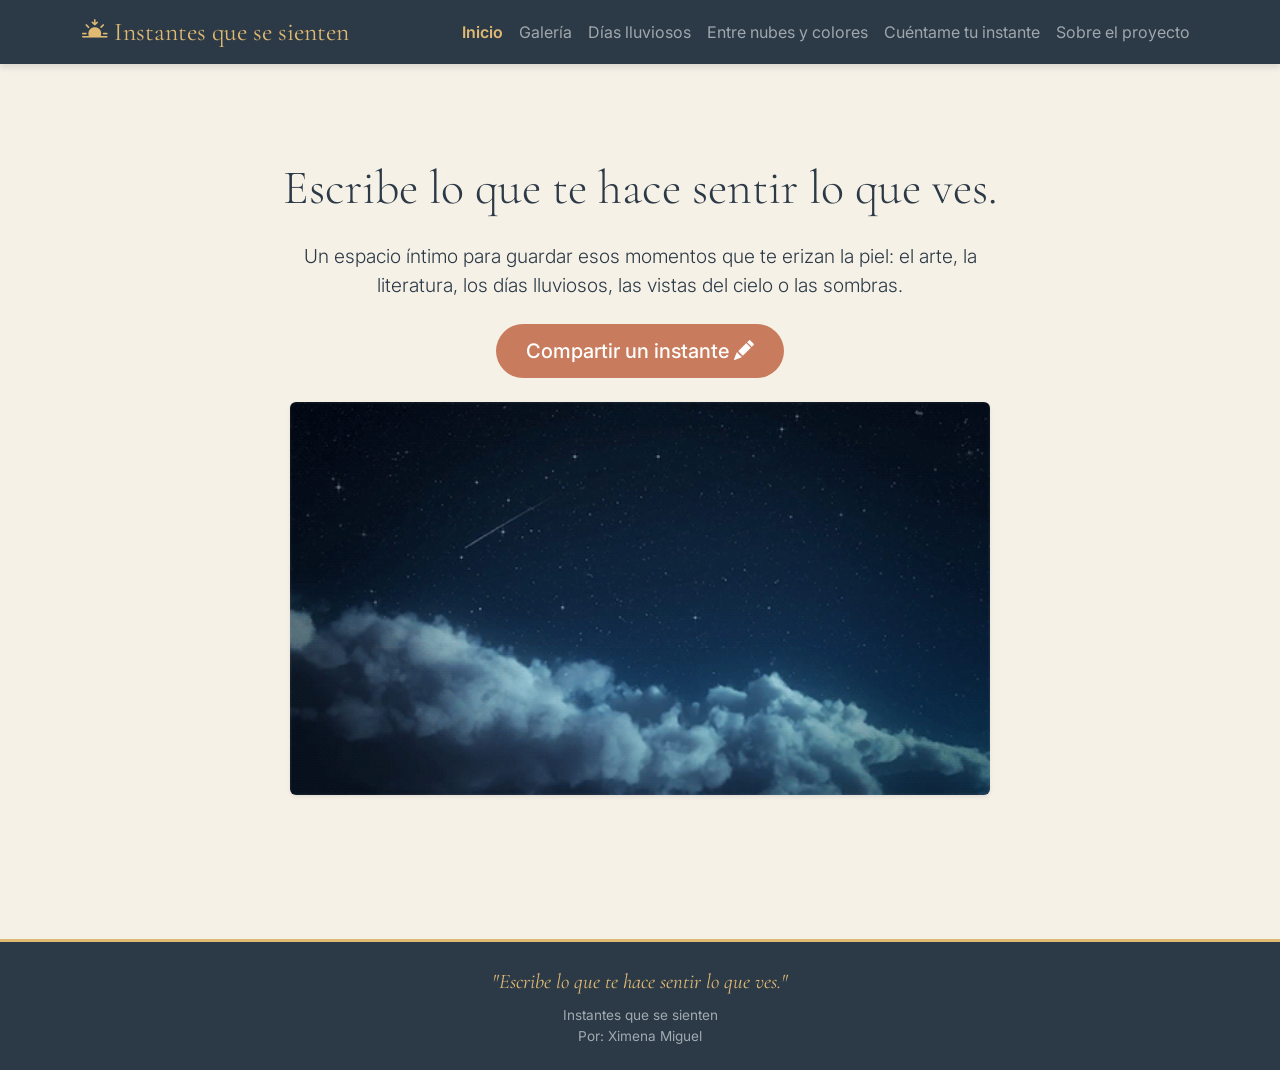
<file: index.html>
<!DOCTYPE html>
<html lang="es">

<head>
    <meta charset="UTF-8">
    <meta name="viewport" content="width=device-width, initial-scale=1.0">
    <title>Instantes que se sienten</title>

    <link href="https://cdn.jsdelivr.net/npm/bootstrap@5.3.8/dist/css/bootstrap.min.css" rel="stylesheet"
        integrity="sha384-sRIl4kxILFvY47J16cr9ZwB07vP4J8+LH7qKQnuqkuIAvNWLzeN8tE5YBujZqJLB" crossorigin="anonymous">

    <link href="https://cdn.jsdelivr.net/npm/bootstrap-icons@1.11.3/font/bootstrap-icons.min.css" rel="stylesheet">

    <link rel="preconnect" href="https://fonts.googleapis.com">
    <link rel="preconnect" href="https://fonts.gstatic.com" crossorigin>
    <link
        href="https://fonts.googleapis.com/css2?family=Cormorant+Garamond:ital,wght@0,400;0,600;0,700;1,400&family=Inter:wght@300;400;500&display=swap"
        rel="stylesheet">
         <link rel="icon" href="img/arte.ico" type="image/png">

    <link rel="stylesheet" href="css/style.css">
</head>

<body>

    <header>
        <nav class="navbar navbar-expand-lg navbar-dark navbar-personalizada">
            <div class="container">

                <a class="navbar-brand marca-sitio" href="index.html">
                    <i class="bi bi-sunset-fill"></i> Instantes que se sienten
                </a>

                <button class="navbar-toggler" type="button" data-bs-toggle="collapse" data-bs-target="#menuPrincipal">
                    <span class="navbar-toggler-icon"></span>
                </button>


                <div class="collapse navbar-collapse" id="menuPrincipal">
                    <ul class="navbar-nav ms-auto mb-2 mb-lg-0">
                        <li class="nav-item"><a class="nav-link active" href="index.html">Inicio</a></li>
                        <li class="nav-item"><a class="nav-link" href="galeria.html">Galería</a></li>
                        <li class="nav-item"><a class="nav-link" href="lluvia.html">Días lluviosos</a></li>
                        <li class="nav-item"><a class="nav-link" href="cielo.html">Entre nubes y colores</a></li>
                        <li class="nav-item"><a class="nav-link" href="cuentame.html">Cuéntame tu instante</a></li>
                        <li class="nav-item"><a class="nav-link" href="sobre.html">Sobre el proyecto</a></li>
                    </ul>
                </div>
            </div>
        </nav>
    </header>

    <main>
        <section class="container text-center my-5 py-5">
            <div class="row justify-content-center">
                <div class="col-md-8">
                    <h1 class="display-4 mb-4 titulo-principal">
                        Escribe lo que te hace sentir lo que ves.
                    </h1>
                    <p class="lead mb-4 texto-principal">
                        Un espacio íntimo para guardar esos momentos que te erizan la piel: el arte, la literatura, los
                        días lluviosos, las vistas del cielo o las sombras.
                    </p>
                    
                    <a href="cuentame.html" class="btn btn-lg btn-terracota">
                        Compartir un instante <i class="bi bi-pencil-fill"></i>
                    </a>
                    <div class="text-center mt-4 mx-auto" style="max-width: 700px;">
                        <img src="img/vistasestrella.gif" alt="Cielo estrellado"
                            class="img-fluid rounded shadow-sm w-100">
                    </div>
                </div>
        </section>
    </main>


    <footer class="footer-personalizado text-center py-4 mt-5">
        <p class="mb-2 lema-footer">"Escribe lo que te hace sentir lo que ves."</p>
        <p class="mb-0 creditos"> Instantes que se sienten <br> Por: Ximena Miguel</p>
    </footer>
    <script src="https://cdn.jsdelivr.net/npm/bootstrap@5.3.8/dist/js/bootstrap.bundle.min.js"
        integrity="sha384-FKyoEForCGlyvwx9Hj09JcYn3nv7wiPVlz7YYwJrWVcXK/BmnVDxM+D2scQbITxI"
        crossorigin="anonymous"></script>
    <script src="js/function.js"></script>

</body>

</html>
</file>
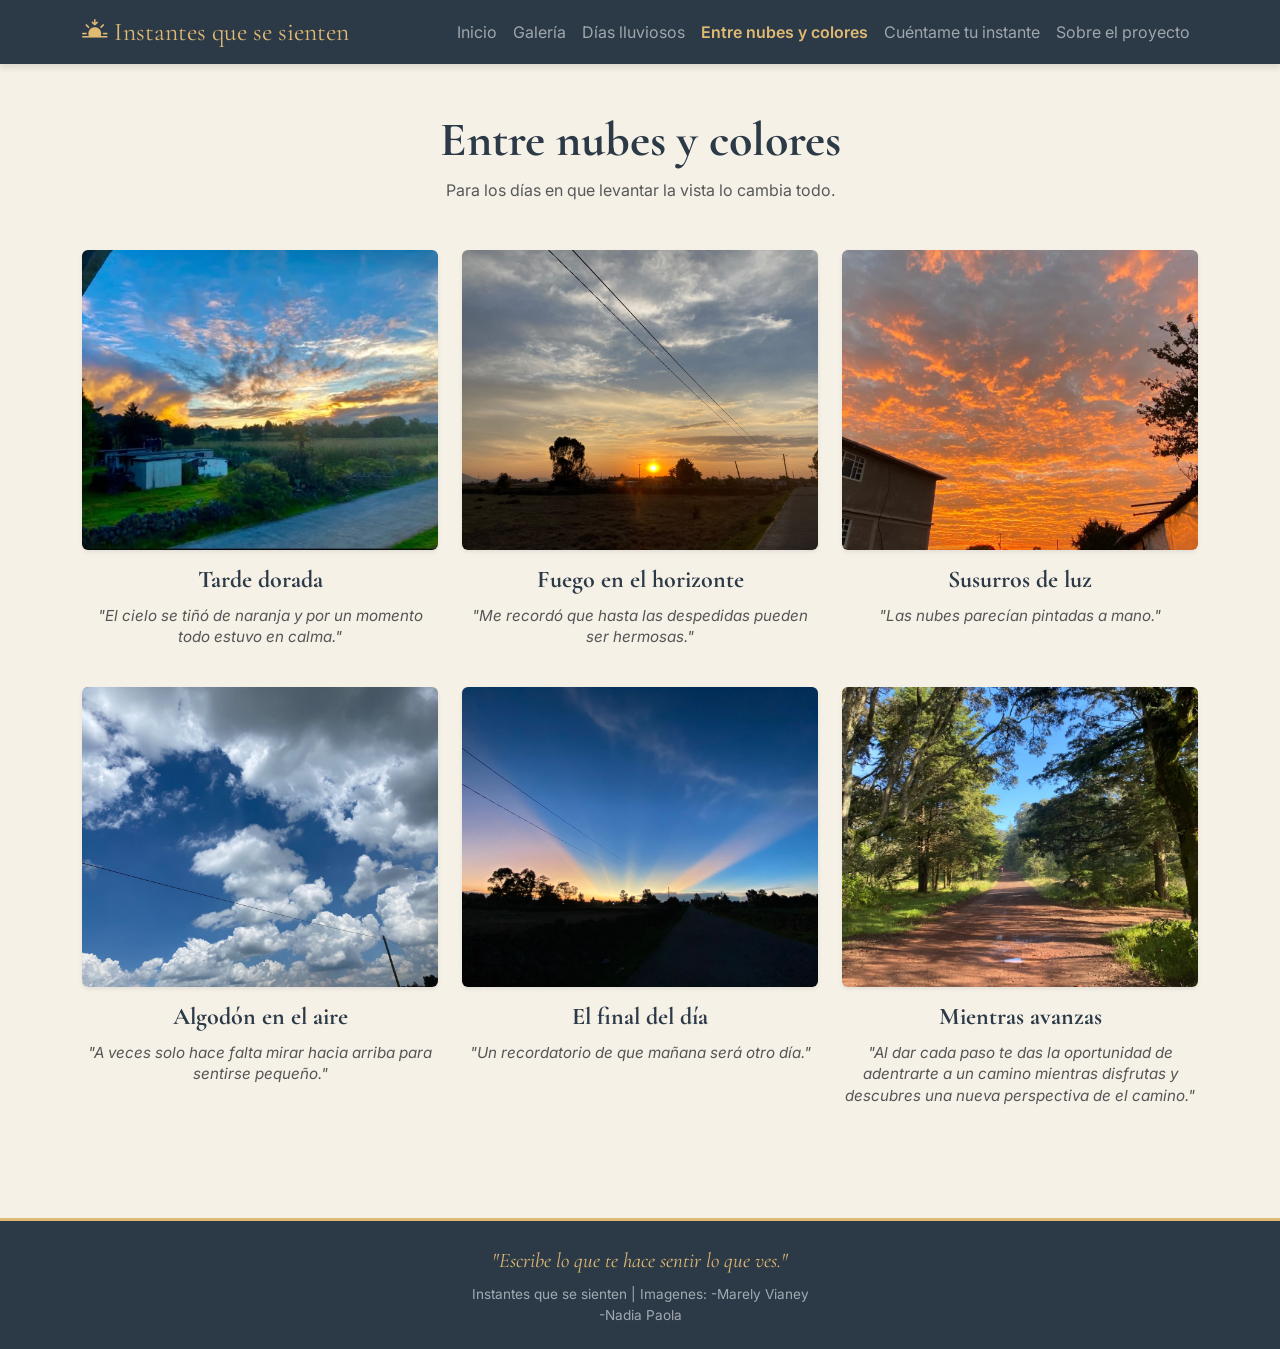
<file: cielo.html>
<!DOCTYPE html>
<html lang="es">
<head>
    <meta charset="UTF-8">
    <meta name="viewport" content="width=device-width, initial-scale=1.0">
    <title>Entre nubes y colores - Instantes que se sienten</title>

    <link href="https://cdn.jsdelivr.net/npm/bootstrap@5.3.8/dist/css/bootstrap.min.css" rel="stylesheet" integrity="sha384-sRIl4kxILFvY47J16cr9ZwB07vP4J8+LH7qKQnuqkuIAvNWLzeN8tE5YBujZqJLB" crossorigin="anonymous">
    <link href="https://cdn.jsdelivr.net/npm/bootstrap-icons@1.11.3/font/bootstrap-icons.min.css" rel="stylesheet">
    <link rel="preconnect" href="https://fonts.googleapis.com">
    <link rel="preconnect" href="https://fonts.gstatic.com" crossorigin>
    <link href="https://fonts.googleapis.com/css2?family=Cormorant+Garamond:ital,wght@0,400;0,600;0,700;1,400&family=Inter:wght@300;400;500&display=swap" rel="stylesheet">
    <link rel="icon" href="img/vistaatarde.ico" type="image/png">

    <link rel="stylesheet" href="css/style.css">
</head>
<body>

    <header>
        <nav class="navbar navbar-expand-lg navbar-dark navbar-personalizada">
            <div class="container">
                <a class="navbar-brand marca-sitio" href="index.html">
                    <i class="bi bi-sunset-fill"></i> Instantes que se sienten
                </a>
                <button class="navbar-toggler" type="button" data-bs-toggle="collapse" data-bs-target="#menuPrincipal">
                    <span class="navbar-toggler-icon"></span>
                </button>
                <div class="collapse navbar-collapse" id="menuPrincipal">
                    <ul class="navbar-nav ms-auto mb-2 mb-lg-0">
                        <li class="nav-item"><a class="nav-link" href="index.html">Inicio</a></li>
                        <li class="nav-item"><a class="nav-link" href="galeria.html">Galería</a></li>
                        <li class="nav-item"><a class="nav-link" href="lluvia.html">Días lluviosos</a></li>
                        <li class="nav-item"><a class="nav-link active" href="cielo.html">Entre nubes y colores</a></li>
                        <li class="nav-item"><a class="nav-link" href="cuentame.html">Cuéntame tu instante</a></li>
                        <li class="nav-item"><a class="nav-link" href="sobre.html">Sobre el proyecto</a></li>
                    </ul>
                </div>
            </div>
        </nav>
    </header>

    <main class="container my-5">
        <div class="text-center mb-5">
            <h2 class="titulo-principal">Entre nubes y colores</h2>
            <p class="text-muted">Para los días en que levantar la vista lo cambia todo.</p>
        </div>

        <div class="row g-4">
            
            <div class="col-md-4">
                <img src="img/atardecer1.webp" class="img-fluid rounded shadow-sm mb-3" alt="Atardecer en el campo">
                <h4 class="text-center titulo-foto">Tarde dorada</h4>
                <p class="text-center texto-foto">
                    <em>"El cielo se tiñó de naranja y por un momento todo estuvo en calma."</em>
                </p>
            </div>

            <div class="col-md-4">
                <img src="img/atardecer2.webp" class="img-fluid rounded shadow-sm mb-3" alt="Atardecer con nubes">
                <h4 class="text-center titulo-foto">Fuego en el horizonte</h4>
                <p class="text-center texto-foto">
                    <em>"Me recordó que hasta las despedidas pueden ser hermosas."</em>
                </p>
            </div>

            <div class="col-md-4">
                <img src="img/atardecernubes.webp" class="img-fluid rounded shadow-sm mb-3" alt="Nubes en el atardecer">
                <h4 class="text-center titulo-foto">Susurros de luz</h4>
                <p class="text-center texto-foto">
                    <em>"Las nubes parecían pintadas a mano."</em>
                </p>
            </div>

            <div class="col-md-4">
                <img src="img/nubes2.webp" class="img-fluid rounded shadow-sm mb-3" alt="Cielo azul con nubes">
                <h4 class="text-center titulo-foto">Algodón en el aire</h4>
                <p class="text-center texto-foto">
                    <em>"A veces solo hace falta mirar hacia arriba para sentirse pequeño."</em>
                </p>
            </div>

            <div class="col-md-4">
                <img src="img/vistaatarde.webp" class="img-fluid rounded shadow-sm mb-3" alt="Vista de un atardecer">
                <h4 class="text-center titulo-foto">El final del día</h4>
                <p class="text-center texto-foto">
                    <em>"Un recordatorio de que mañana será otro día."</em>
                </p>
            </div>
              <div class="col-md-4">
                <img src="img/paisaje.webp" class="img-fluid rounded shadow-sm mb-3" alt="Vista de camino">
                <h4 class="text-center titulo-foto">Mientras avanzas</h4>
                <p class="text-center texto-foto">
                    <em>"Al dar cada paso te das la oportunidad de adentrarte a un camino mientras disfrutas y descubres una nueva perspectiva de el camino."</em>
                </p>
            </div>

        </div>
    </main>
                    <footer class="footer-personalizado text-center py-4 mt-5">
                        <p class="mb-2 lema-footer">"Escribe lo que te hace sentir lo que ves."</p>
                        <p class="mb-0 creditos">  Instantes que se sienten | Imagenes: -Marely Vianey <br> -Nadia Paola</p>
                    </footer>

    <script src="https://cdn.jsdelivr.net/npm/bootstrap@5.3.8/dist/js/bootstrap.bundle.min.js" integrity="sha384-FKyoEForCGlyvwx9Hj09JcYn3nv7wiPVlz7YYwJrWVcXK/BmnVDxM+D2scQbITxI" crossorigin="anonymous"></script>
</body>
</html>
</file>
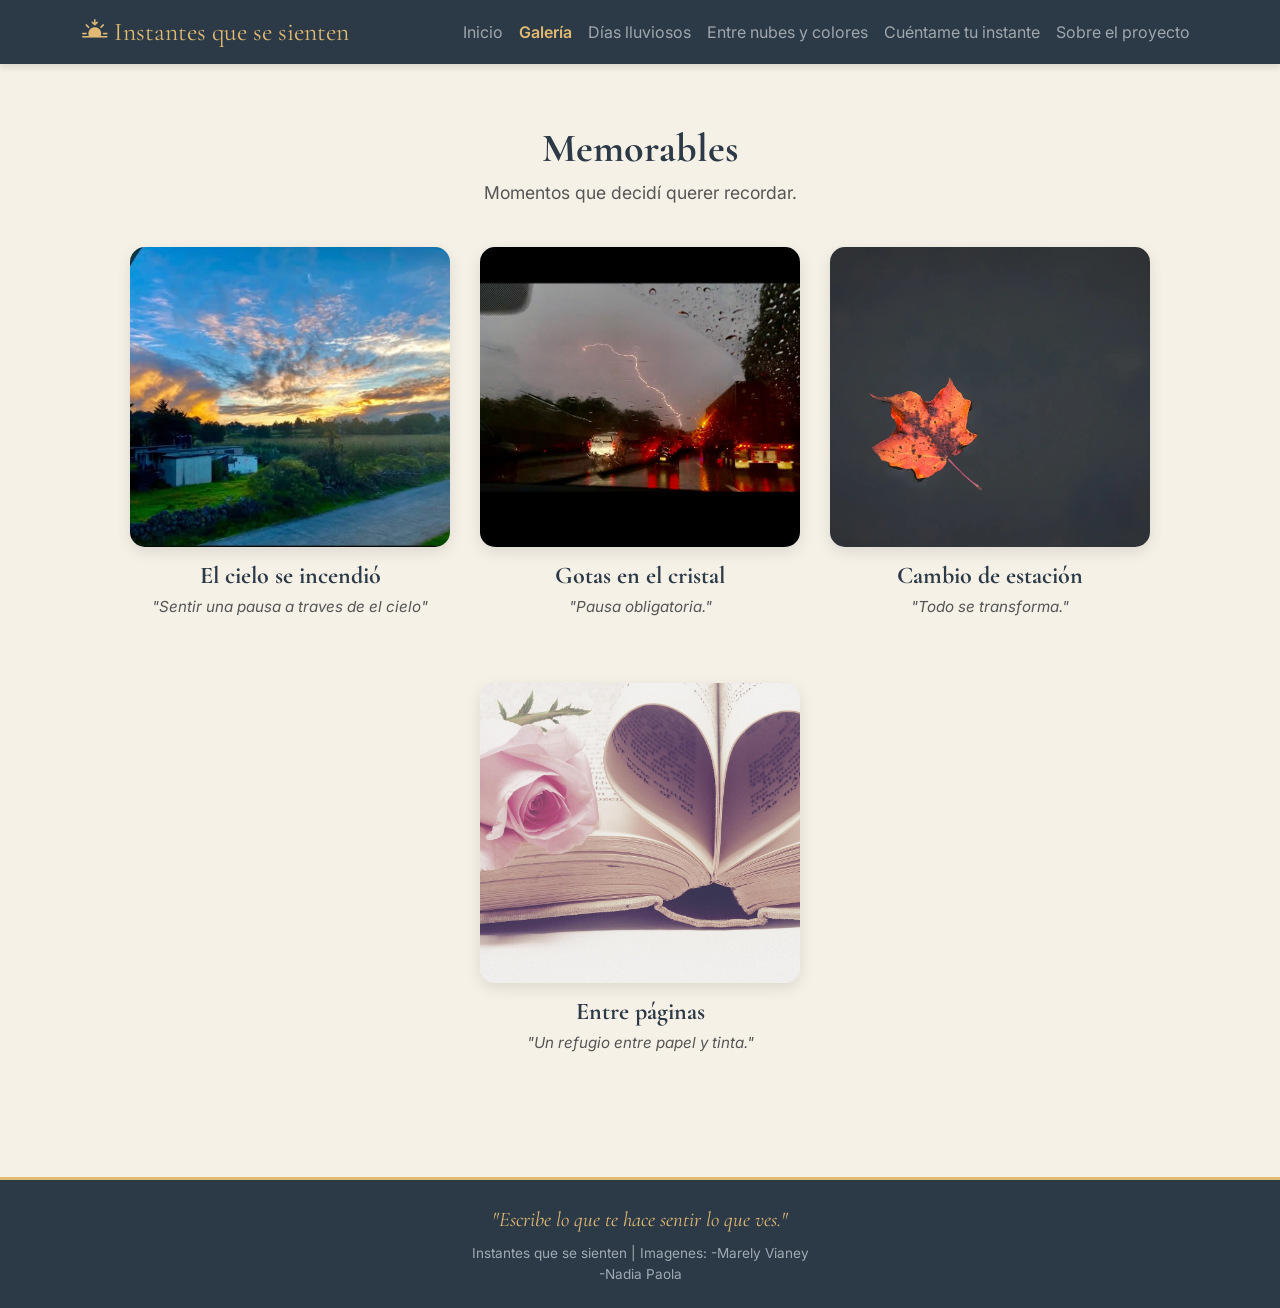
<file: galeria.html>
<!DOCTYPE html>
<html lang="es">

<head>
    <meta charset="UTF-8">
    <meta name="viewport" content="width=device-width, initial-scale=1.0">
    <title>Galería - Instantes que se sienten</title>

    <link href="https://cdn.jsdelivr.net/npm/bootstrap@5.3.8/dist/css/bootstrap.min.css" rel="stylesheet"
        integrity="sha384-sRIl4kxILFvY47J16cr9ZwB07vP4J8+LH7qKQnuqkuIAvNWLzeN8tE5YBujZqJLB" crossorigin="anonymous">
    <link href="https://cdn.jsdelivr.net/npm/bootstrap-icons@1.11.3/font/bootstrap-icons.min.css" rel="stylesheet">
    <link rel="preconnect" href="https://fonts.googleapis.com">
    <link rel="preconnect" href="https://fonts.gstatic.com" crossorigin>
    <link
        href="https://fonts.googleapis.com/css2?family=Cormorant+Garamond:ital,wght@0,400;0,600;0,700;1,400&family=Inter:wght@300;400;500&display=swap"
        rel="stylesheet">
     <link rel="icon" href="img/caminootoño.ico" type="image/png">
    <link rel="stylesheet" href="css/style.css">
</head>

<body>

    <header>
        <nav class="navbar navbar-expand-lg navbar-dark navbar-personalizada">
            <div class="container">
                <a class="navbar-brand marca-sitio" href="index.html">
                    <i class="bi bi-sunset-fill"></i> Instantes que se sienten
                </a>
                <button class="navbar-toggler" type="button" data-bs-toggle="collapse" data-bs-target="#menuPrincipal">
                    <span class="navbar-toggler-icon"></span>
                </button>
                <div class="collapse navbar-collapse" id="menuPrincipal">
                    <ul class="navbar-nav ms-auto mb-2 mb-lg-0">
                        <li class="nav-item"><a class="nav-link" href="index.html">Inicio</a></li>
                        <li class="nav-item"><a class="nav-link active" href="galeria.html">Galería</a></li>
                        <li class="nav-item"><a class="nav-link" href="lluvia.html">Días lluviosos</a></li>
                        <li class="nav-item"><a class="nav-link" href="cielo.html">Entre nubes y colores</a></li>
                        <li class="nav-item"><a class="nav-link" href="cuentame.html">Cuéntame tu instante</a></li>
                        <li class="nav-item"><a class="nav-link" href="sobre.html">Sobre el proyecto</a></li>
                    </ul>
                </div>
            </div>
        </nav>
    </header>

    <main class="seccion-galeria">
        <div class="titulo-seccion">
            <h2>Memorables</h2>
            <p>Momentos que decidí querer recordar.</p>
        </div>

        <div class="contenedor-fotos">

            <div class="tarjeta-foto">
                <img src="img/atardecer1.webp" alt="Atardecer">
                <h3>El cielo se incendió</h3>
                <p>"Sentir una pausa a traves de el cielo"</p>
            </div>

            <div class="tarjeta-foto">
                <img src="img/lluvia1.webp" alt="Lluvia">
                <h3>Gotas en el cristal</h3>
                <p>"Pausa obligatoria."</p>
            </div>

            <div class="tarjeta-foto">
                <img src="img/hojaotoño.webp" alt="Hoja de otoño">
                <h3>Cambio de estación</h3>
                <p>"Todo se transforma."</p>
            </div>

            <div class="tarjeta-foto">
                <img src="img/liroabierto.webp" alt="Libro abierto">
                <h3>Entre páginas</h3>
                <p>"Un refugio entre papel y tinta."</p>
            </div>

        </div>
    </main>

    <footer class="footer-personalizado text-center py-4 mt-5">
        <p class="mb-2 lema-footer">"Escribe lo que te hace sentir lo que ves."</p>
        <p class="mb-0 creditos">Instantes que se sienten | Imagenes: -Marely Vianey <br> -Nadia Paola</p>
    </footer>

    <script src="https://cdn.jsdelivr.net/npm/bootstrap@5.3.8/dist/js/bootstrap.bundle.min.js"
        integrity="sha384-FKyoEForCGlyvwx9Hj09JcYn3nv7wiPVlz7YYwJrWVcXK/BmnVDxM+D2scQbITxI"
        crossorigin="anonymous"></script>
</body>

</html>
</file>
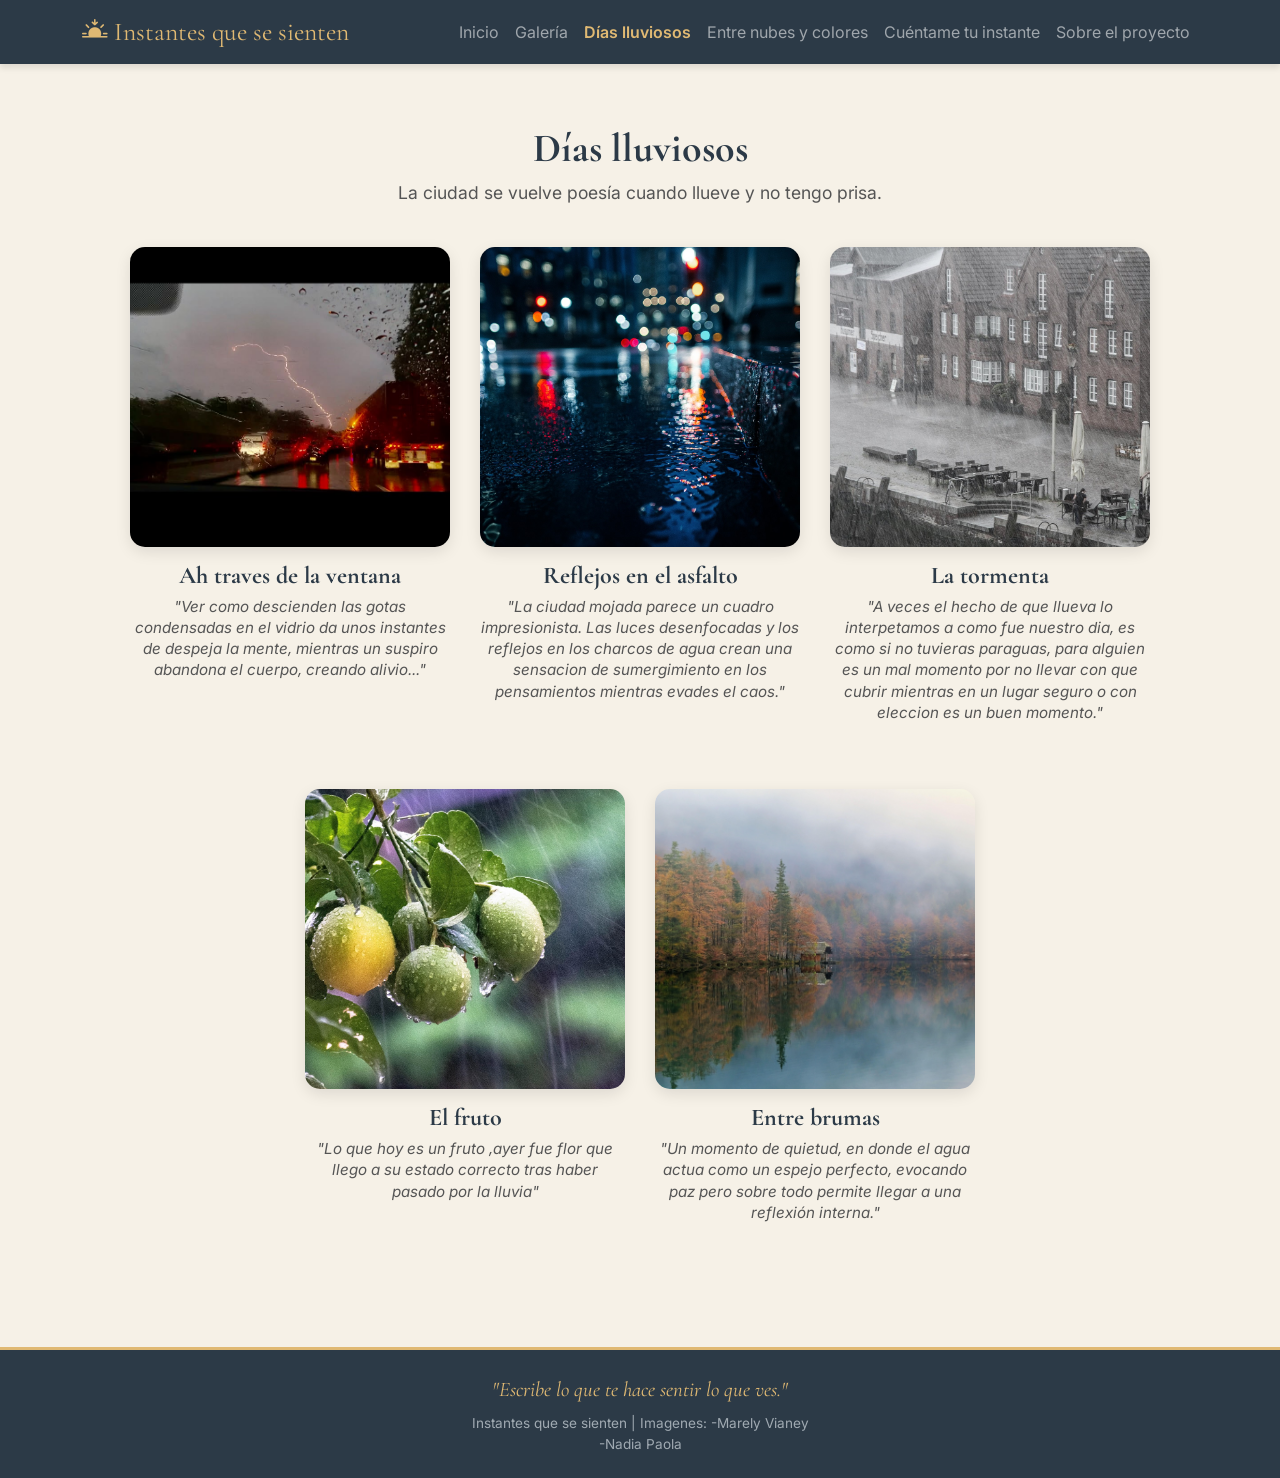
<file: lluvia.html>
<!DOCTYPE html>
<html lang="es">

<head>
    <meta charset="UTF-8">
    <meta name="viewport" content="width=device-width, initial-scale=1.0">
    <title>Días lluviosos - Instantes que se sienten</title>

    <link href="https://cdn.jsdelivr.net/npm/bootstrap@5.3.8/dist/css/bootstrap.min.css" rel="stylesheet"
        integrity="sha384-sRIl4kxILFvY47J16cr9ZwB07vP4J8+LH7qKQnuqkuIAvNWLzeN8tE5YBujZqJLB" crossorigin="anonymous">
    <link href="https://cdn.jsdelivr.net/npm/bootstrap-icons@1.11.3/font/bootstrap-icons.min.css" rel="stylesheet">
    <link rel="preconnect" href="https://fonts.googleapis.com">
    <link rel="preconnect" href="https://fonts.gstatic.com" crossorigin>
    <link
        href="https://fonts.googleapis.com/css2?family=Cormorant+Garamond:ital,wght@0,400;0,600;0,700;1,400&family=Inter:wght@300;400;500&display=swap"
        rel="stylesheet">
         <link rel="icon" href="img/gptascaensobre.ico" type="image/png">

    <link rel="stylesheet" href="css/style.css">
</head>

<body>

    <header>
        <nav class="navbar navbar-expand-lg navbar-dark navbar-personalizada">
            <div class="container">
                <a class="navbar-brand marca-sitio" href="index.html">
                    <i class="bi bi-sunset-fill"></i> Instantes que se sienten
                </a>
                <button class="navbar-toggler" type="button" data-bs-toggle="collapse" data-bs-target="#menuPrincipal">
                    <span class="navbar-toggler-icon"></span>
                </button>
                <div class="collapse navbar-collapse" id="menuPrincipal">
                    <ul class="navbar-nav ms-auto mb-2 mb-lg-0">
                        <li class="nav-item"><a class="nav-link" href="index.html">Inicio</a></li>
                        <li class="nav-item"><a class="nav-link" href="galeria.html">Galería</a></li>
                        <li class="nav-item"><a class="nav-link active" href="lluvia.html">Días lluviosos</a></li>
                        <li class="nav-item"><a class="nav-link" href="cielo.html">Entre nubes y colores</a></li>
                        <li class="nav-item"><a class="nav-link" href="cuentame.html">Cuéntame tu instante</a></li>
                        <li class="nav-item"><a class="nav-link" href="sobre.html">Sobre el proyecto</a></li>
                    </ul>
                </div>
            </div>
        </nav>
    </header>

    <main class="seccion-galeria">
        <div class="titulo-seccion">
            <h2>Días lluviosos</h2>
            <p>La ciudad se vuelve poesía cuando llueve y no tengo prisa.</p>
        </div>

        <div class="contenedor-fotos">

            <div class="tarjeta-foto">
                <img src="img/lluvia1.webp" alt="Lluvia en la ventana">
                <h3>Ah traves de la ventana</h3>
                <p>"Ver como descienden las gotas condensadas  en el vidrio da unos instantes de despeja la mente, mientras un suspiro abandona el cuerpo, creando alivio..."</p>
            </div>

            <div class="tarjeta-foto">
                <img src="img/lluvia2.webp" alt="Calle mojada">
                <h3>Reflejos en el asfalto</h3>
                <p>"La ciudad mojada parece un cuadro impresionista. Las luces desenfocadas y los reflejos en los charcos de agua crean una sensacion de sumergimiento en los pensamientos mientras evades el caos."</p>
            </div>

            <div class="tarjeta-foto">
                <img src="img/fuertelluviasobrecalle.webp" alt="Lluvia sobre la calle">
                <h3>La tormenta</h3>
                <p>"A veces el hecho de que llueva lo interpetamos a como fue nuestro dia, es como si no tuvieras paraguas, para alguien es un mal momento por no llevar con que cubrir mientras en un lugar seguro o con eleccion es un buen momento."</p>
            </div>
            <div class="tarjeta-foto">
                <img src="img/frutos.webp" alt="Lluvia sobre limones">
                <h3>El fruto </h3>
                <p>"Lo que hoy es un fruto ,ayer fue flor que  llego  a su estado correcto  tras haber pasado por la lluvia"</p>
            </div>

            <div class="tarjeta-foto">
                <img src="img/neblina.webp" alt="Neblina ">
                <h3>Entre brumas</h3>
                <p>"Un momento de quietud, en donde el agua actua como un espejo perfecto, evocando paz pero sobre todo permite llegar a una reflexión interna."</p>
            </div>
        </div>
    </main>

    <footer class="footer-personalizado text-center py-4 mt-5">
        <p class="mb-2 lema-footer">"Escribe lo que te hace sentir lo que ves."</p>
        <p class="mb-0 creditos">Instantes que se sienten | Imagenes: -Marely Vianey <br> -Nadia Paola</p>
    </footer>

    <script src="https://cdn.jsdelivr.net/npm/bootstrap@5.3.8/dist/js/bootstrap.bundle.min.js"
        integrity="sha384-FKyoEForCGlyvwx9Hj09JcYn3nv7wiPVlz7YYwJrWVcXK/BmnVDxM+D2scQbITxI"
        crossorigin="anonymous"></script>
</body>

</html>
</file>
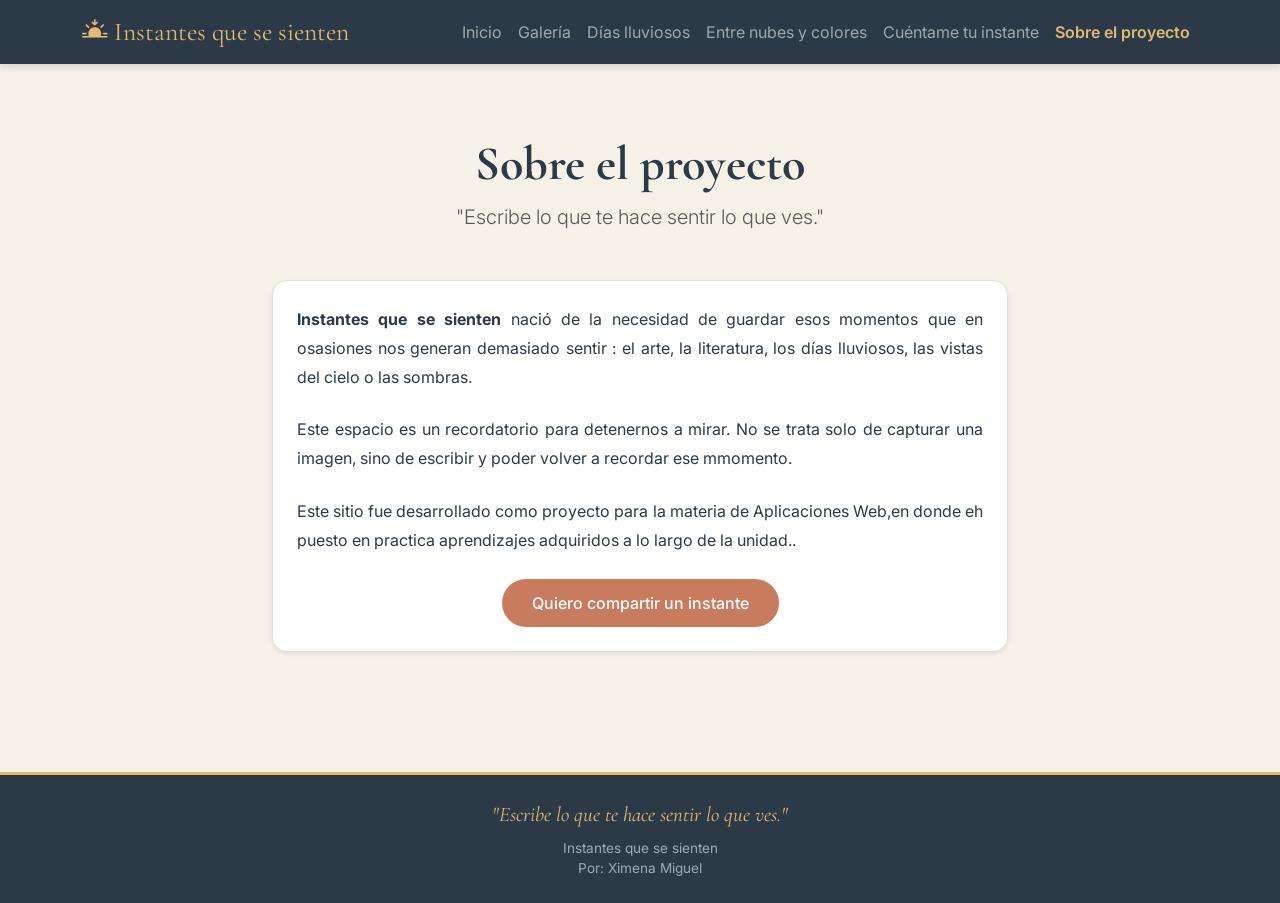
<file: sobre.html>
<!DOCTYPE html>
<html lang="es">

<head>
    <meta charset="UTF-8">
    <meta name="viewport" content="width=device-width, initial-scale=1.0">
    <title>Sobre el proyecto - Instantes que se sienten</title>
    <link href="https://cdn.jsdelivr.net/npm/bootstrap@5.3.8/dist/css/bootstrap.min.css" rel="stylesheet"
        integrity="sha384-sRIl4kxILFvY47J16cr9ZwB07vP4J8+LH7qKQnuqkuIAvNWLzeN8tE5YBujZqJLB" crossorigin="anonymous">
    <link href="https://cdn.jsdelivr.net/npm/bootstrap-icons@1.11.3/font/bootstrap-icons.min.css" rel="stylesheet">
    <link rel="preconnect" href="https://fonts.googleapis.com">
    <link rel="preconnect" href="https://fonts.gstatic.com" crossorigin>
    <link
        href="https://fonts.googleapis.com/css2?family=Cormorant+Garamond:ital,wght@0,400;0,600;0,700;1,400&family=Inter:wght@300;400;500&display=swap"
        rel="stylesheet">
        <link rel = icon href="img/hojasdelibros.ico" type="img/png"> 
    <link rel="stylesheet" href="css/style.css">
</head>

<body>

    <header>
        <nav class="navbar navbar-expand-lg navbar-dark navbar-personalizada">
            <div class="container">
                <a class="navbar-brand marca-sitio" href="index.html">
                    <i class="bi bi-sunset-fill"></i> Instantes que se sienten
                </a>
                <button class="navbar-toggler" type="button" data-bs-toggle="collapse" data-bs-target="#menuPrincipal">
                    <span class="navbar-toggler-icon"></span>
                </button>
                <div class="collapse navbar-collapse" id="menuPrincipal">
                    <ul class="navbar-nav ms-auto mb-2 mb-lg-0">
                        <li class="nav-item"><a class="nav-link" href="index.html">Inicio</a></li>
                        <li class="nav-item"><a class="nav-link" href="galeria.html">Galería</a></li>
                        <li class="nav-item"><a class="nav-link" href="lluvia.html">Días lluviosos</a></li>
                        <li class="nav-item"><a class="nav-link" href="cielo.html">Entre nubes y colores</a></li>
                        <li class="nav-item"><a class="nav-link" href="cuentame.html">Cuéntame tu instante</a></li>
                        <li class="nav-item"><a class="nav-link active" href="sobre.html">Sobre el proyecto</a></li>
                    </ul>
                </div>
            </div>
        </nav>
    </header>

    <main class="container my-5 py-4">
        <div class="row justify-content-center">
            <div class="col-md-8">
                <div class="text-center mb-5">
                    <h2 class="titulo-principal">Sobre el proyecto</h2>
                    <p class="lead text-muted">"Escribe lo que te hace sentir lo que ves."</p>
                </div>

                <div class="p-4 shadow-sm form-container">
                    <p><strong>Instantes que se sienten</strong> nació de la necesidad de guardar esos momentos que en
                        osasiones nos generan demasiado sentir : el arte, la literatura, los días lluviosos, las vistas
                        del cielo o las sombras.</p>

                    <p>Este espacio es un recordatorio para detenernos a mirar. No se trata solo de capturar una imagen,
                        sino de escribir y poder volver a recordar ese mmomento.</p>

                    <p>Este sitio fue desarrollado como proyecto para la materia de Aplicaciones Web,en donde eh puesto
                        en practica aprendizajes adquiridos a lo largo de la unidad..</p>

                    <div class="text-center mt-4">
                        <a href="cuentame.html" class="btn btn-terracota">Quiero compartir un instante</a>
                    </div>
                </div>
            </div>
        </div>
    </main>
    <footer class="footer-personalizado text-center py-4 mt-5">
        <p class="mb-2 lema-footer">"Escribe lo que te hace sentir lo que ves."</p>
        <p class="mb-0 creditos"> Instantes que se sienten <br> Por: Ximena Miguel</p>
    </footer>
    <script src="https://cdn.jsdelivr.net/npm/bootstrap@5.3.8/dist/js/bootstrap.bundle.min.js"
        integrity="sha384-FKyoEForCGlyvwx9Hj09JcYn3nv7wiPVlz7YYwJrWVcXK/BmnVDxM+D2scQbITxI"
        crossorigin="anonymous"></script>
</body>

</html>
</file>
<file: css/style.css>
:root {
    --color-crema: #F6F1E7;
    --color-terracota: #C97C5D;
    --color-azul-noche: #2C3A47;
    --color-dorado: #E0B973;
}

body {
    background-color: var(--color-crema);
    font-family: 'Inter', sans-serif;
    color: var(--color-azul-noche);
    overflow-x: hidden;
    display: flex;
    flex-direction: column;
    min-height: 100vh;
}

main {
    flex: 1;
}

h1, h2, h3, h4, h5, h6 {
    font-family: 'Cormorant Garamond', serif;
    font-weight: 700;
}

.navbar-personalizada {
    background-color: var(--color-azul-noche);
    box-shadow: 0 4px 6px rgba(0,0,0,0.1);
}

.marca-sitio {
    font-family: 'Cormorant Garamond', serif;
    color: var(--color-dorado) !important;
    font-size: 1.6rem;
}

.navbar-personalizada .nav-link.active {
    color: var(--color-dorado) !important;
    font-weight: 600;
}

.titulo-principal {
    color: var(--color-azul-noche);
    font-size: 3rem;
    line-height: 1.2;
}

.texto-principal {
    color: var(--color-azul-noche);
    font-size: 1.2rem;
    font-weight: 300;
}

.btn-terracota {
    background-color: var(--color-terracota);
    color: white;
    border-radius: 30px;
    padding: 12px 30px;
    font-weight: 500;
    border: none;
    transition: all 0.3s ease;
}

.btn-terracota:hover {
    background-color: #b56546;
    color: white;
    transform: translateY(-2px);
    box-shadow: 0 5px 15px rgba(201, 124, 93, 0.4);
}

.form-container {
    background-color: white;
    border-radius: 15px;
    border: 1px solid #e0e0e0;
    box-shadow: 0 10px 30px rgba(0,0,0,0.05);
}

.form-control:focus, .form-select:focus {
    border-color: var(--color-terracota);
    box-shadow: 0 0 0 0.25rem rgba(201, 124, 93, 0.25);
}

.icono-formulario {
    position: absolute;
    right: 25px;
    top: 48px;
    color: var(--color-terracota);
    font-size: 1.2rem;
    pointer-events: none;
}

.form-check-input:checked {
    background-color: var(--color-terracota);
    border-color: var(--color-terracota);
}

.form-check-input:focus {
    border-color: var(--color-terracota);
    box-shadow: 0 0 0 0.25rem rgba(201, 124, 93, 0.25);
}

.form-check-label {
    color: #555;
    font-size: 0.95rem;
}

.titulo-foto {
    font-family: 'Cormorant Garamond', serif;
    color: var(--color-azul-noche);
    font-size: 1.5rem;
    margin-bottom: 10px;
}

.texto-foto {
    font-size: 0.95rem;
    color: #555;
    font-style: italic;
    line-height: 1.4;
}

.col-md-4 .img-fluid {
    width: 100%;
    height: 300px;
    object-fit: cover;
}

.seccion-galeria {
    max-width: 1100px;
    margin: 0 auto;
    padding: 40px 20px;
}

.titulo-seccion {
    text-align: center;
    margin-bottom: 40px;
    margin-top: 20px;
}

.titulo-seccion h2 {
    font-family: 'Cormorant Garamond', serif;
    color: var(--color-azul-noche);
    font-size: 2.5rem;
}

.titulo-seccion p {
    color: #555;
    font-size: 1.1rem;
}

.contenedor-fotos {
    display: flex;
    flex-wrap: wrap;
    gap: 30px;
    justify-content: center;
}

.tarjeta-foto {
    width: 100%;
    max-width: 320px;
    text-align: center;
    margin-bottom: 20px;
}

.tarjeta-foto img {
    width: 100%;
    height: 300px;
    object-fit: cover;
    border-radius: 15px;
    box-shadow: 0 5px 15px rgba(0,0,0,0.1);
    margin-bottom: 15px;
}

.tarjeta-foto h3 {
    font-family: 'Cormorant Garamond', serif;
    font-size: 1.5rem;
    color: var(--color-azul-noche);
    margin-bottom: 5px;
}

.tarjeta-foto p {
    font-size: 0.95rem;
    color: #555;
    font-style: italic;
    line-height: 1.4;
}
.contenedor-fotos {
    display: flex;
    flex-wrap: wrap;
    gap: 30px;
    justify-content: center;
    max-width: 1100px; 
    margin: 0 auto;    
}
.tarjeta-foto img, 
.col-md-4 .img-fluid {
    transition: transform 0.3s ease, box-shadow 0.3s ease;
}

.tarjeta-foto img:hover, 
.col-md-4 .img-fluid:hover {
    transform: scale(1.03); 
    box-shadow: 0 10px 20px rgba(0,0,0,0.2) !important; 
    cursor: pointer; 
}

.footer-personalizado {
    background-color: var(--color-azul-noche);
    color: white;
    border-top: 3px solid var(--color-dorado);
}

.lema-footer {
    font-family: 'Cormorant Garamond', serif;
    font-size: 1.3rem;
    color: var(--color-dorado);
    font-style: italic;
}

.form-container p {
    text-align: justify;
    margin-bottom: 1.5rem;
    line-height: 1.8;
} 

.creditos {
    font-size: 0.85rem;
    color: #a0aab2;
    font-family: 'Inter', sans-serif;
}
</file>
